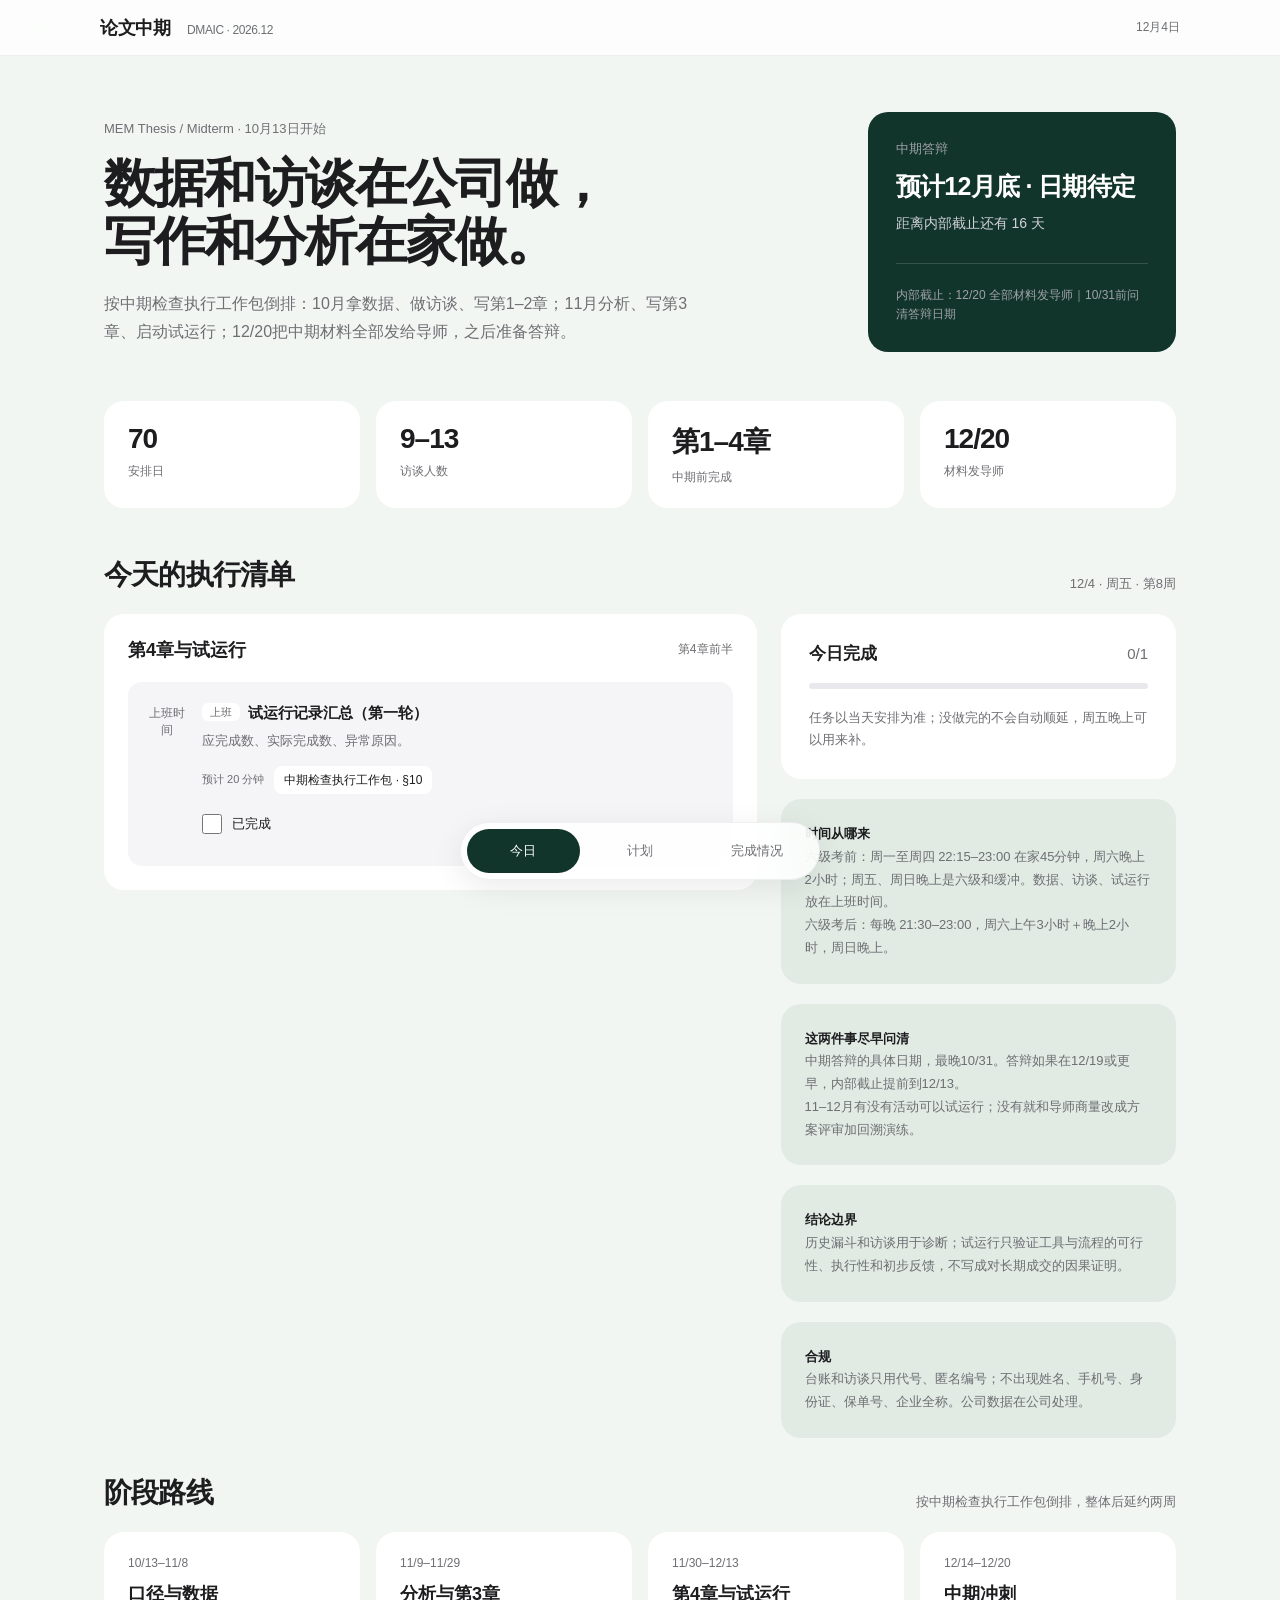
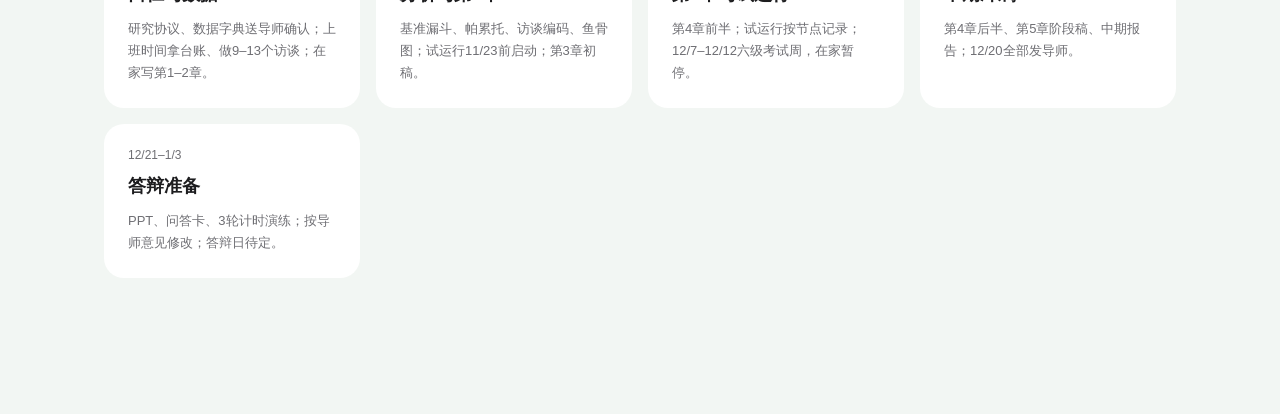
<file: index.html>
<!doctype html>
<html lang="zh-CN">
<head>
  <meta charset="UTF-8" />
  <meta name="viewport" content="width=device-width, initial-scale=1.0" />
  <meta name="theme-color" content="#f2f6f3" />
  <title>论文中期执行看板</title>
  <style>


    :root{--ink:#1d1d1f;--muted:#6e6e73;--paper:#f5f5f7;--card:#fff;--line:#e8e8ed;--blue:#0071e3;--radius:20px}
    *{box-sizing:border-box}html{scroll-behavior:smooth}body{margin:0;min-height:100vh;padding-bottom:100px;background:var(--paper);color:var(--ink);font-family:-apple-system,BlinkMacSystemFont,"SF Pro Text","Helvetica Neue","PingFang SC","Microsoft YaHei",sans-serif;-webkit-font-smoothing:antialiased}
    button,a,input{font:inherit}button{cursor:pointer}a{color:var(--link)} :focus-visible{outline:3px solid var(--blue);outline-offset:4px}
    .topbar{position:sticky;top:env(safe-area-inset-top,0px);z-index:30;height:56px;padding:0 max(24px,calc((100vw - 1080px)/2));display:flex;align-items:center;justify-content:space-between;background:var(--glass);backdrop-filter:saturate(180%) blur(20px);border-bottom:1px solid var(--hair)}
    .brand{font-size:18px;font-weight:600;letter-spacing:-.4px}.brand small{margin-left:12px;font-size:12px;color:var(--muted);font-weight:400}.date-chip{color:var(--muted);font-size:12px}
    main{max-width:1120px;margin:0 auto;padding:52px 24px 36px}.hero{display:grid;grid-template-columns:1.4fr .6fr;gap:44px;align-items:center;margin-bottom:44px}.hero-copy{padding:12px 0}.eyebrow{color:var(--muted);font-size:13px;font-weight:500}h1{margin:16px 0 20px;font-size:clamp(32px,4.5vw,52px);font-weight:600;line-height:1.12;letter-spacing:-1.8px}.hero-copy p{max-width:610px;margin:0;color:var(--muted);font-size:16px;line-height:1.7}
    .exam-card{display:flex;flex-direction:column;justify-content:space-between;min-height:240px;padding:28px;border-radius:var(--radius);background:var(--inv-bg);color:var(--inv-fg)}.exam-card .label{font-size:13px;color:#a1a1a6}.exam-card strong{display:block;margin:12px 0;font-size:25px;font-weight:600;letter-spacing:-.7px}.countdown{font-size:14px;color:#d2d2d7}.rule{height:1px;margin:22px 0;background:rgba(255,255,255,.15)}.exam-card .time{font-size:12px;color:#a1a1a6;line-height:1.6}
    .kpis{display:grid;grid-template-columns:repeat(4,minmax(0,1fr));gap:16px;margin-bottom:48px}.kpi{padding:22px 24px;border-radius:var(--radius);background:var(--card)}.kpi .num{display:block;font-size:28px;font-weight:600;letter-spacing:-1px}.kpi .label{display:block;margin-top:8px;color:var(--muted);font-size:12px}
    .page{display:none}.page.active{display:block}.section-head{display:flex;align-items:end;justify-content:space-between;gap:16px;margin:36px 0 20px}.section-head h2{margin:0;font-size:28px;font-weight:600;letter-spacing:-.8px}.section-head span{color:var(--muted);font-size:13px;line-height:1.5}
    .card{border-radius:var(--radius);background:var(--card)}.today-layout{display:grid;grid-template-columns:1.65fr 1fr;gap:24px;align-items:start}.today-card{padding:24px;min-width:0}.today-heading{display:flex;justify-content:space-between;align-items:center;gap:12px;margin-bottom:20px}.today-heading strong{font-size:18px;font-weight:600}.today-heading span{color:var(--muted);font-size:12px}
    .task-list{display:grid;gap:12px}.task{min-width:0;padding:20px;border-radius:14px;background:var(--soft)}.task.done{background:var(--done)}.task-top{display:flex;gap:16px;align-items:flex-start}.task-stage{flex:0 0 38px;padding-top:3px;color:var(--muted);font-size:12px;font-weight:500;text-align:center}.task-copy{flex:1;min-width:0}.task-title{font-size:15px;font-weight:600;line-height:1.5}.task-detail{margin-top:6px;color:var(--muted);font-size:13px;line-height:1.65;white-space:pre-line}.task-meta{display:flex;gap:10px;align-items:center;flex-wrap:wrap;margin:14px 0 0 54px}.badge{padding:4px 0;color:var(--muted);font-size:11px}.badge.path{max-width:100%;overflow:hidden;text-overflow:ellipsis;white-space:nowrap;font-size:11px}.badge.file{display:inline-block;max-width:100%;padding:5px 10px;border-radius:8px;background:var(--card);color:var(--ink);font-size:12px;line-height:1.5;overflow-wrap:anywhere}.badge.file.spark{background:var(--spark-bg);color:var(--spark-fg)}.task.done .badge.file{background:var(--card)}.side-stack .notice{line-height:1.75}.source-link{overflow-wrap:anywhere;color:var(--link);font-size:12px;text-decoration:none;line-height:1.6}.source-link:hover{text-decoration:underline}.task-actions{display:flex;margin:8px 0 0 54px}.complete-control{display:inline-flex;align-items:center;gap:10px;min-height:44px;font-size:13px;font-weight:500;cursor:pointer}.complete-control input{width:20px;height:20px;margin:0;accent-color:var(--blue);cursor:pointer}.task.done .complete-control{color:var(--link)}
    .side-stack{display:grid;gap:20px;min-width:0}.summary-card{padding:28px}.progress-head{display:flex;justify-content:space-between;align-items:baseline;margin-bottom:18px}.progress-head strong{font-size:17px;font-weight:600}.progress-head span{color:var(--muted);font-size:15px}.track{height:6px;overflow:hidden;border-radius:99px;background:var(--chip)}.fill{height:100%;border-radius:inherit;background:var(--blue);transition:width .25s}.small-copy{margin:18px 0 0;color:var(--muted);font-size:13px;line-height:1.7}.notice{padding:24px;border-radius:var(--radius);background:var(--notice);color:var(--muted);font-size:13px;line-height:1.8}.notice b{color:var(--ink);font-weight:600}
    .phase-grid{display:grid;grid-template-columns:repeat(4,minmax(0,1fr));gap:16px}.phase{padding:24px;border-radius:var(--radius);background:var(--card)}.phase .date{color:var(--muted);font-size:12px}.phase h3{margin:12px 0;font-size:18px;font-weight:600}.phase p{margin:0;color:var(--muted);font-size:13px;line-height:1.7}
    .filters{display:flex;gap:8px;overflow-x:auto;padding:4px 4px 8px}.filter{flex:0 0 auto;min-height:44px;padding:10px 20px;border:0;border-radius:999px;background:var(--chip);color:var(--ink);font-size:13px}.filter.active{background:var(--blue);color:#fff}.week-group{margin-top:28px}.week-title{display:flex;justify-content:space-between;gap:12px;padding:12px 4px;font-size:16px;font-weight:600}.week-title span{color:var(--muted);font-size:12px;font-weight:400}.day-card{margin-bottom:10px;overflow:hidden}.day-summary{display:grid;grid-template-columns:86px 1fr auto;gap:20px;align-items:center;padding:22px 24px;border:0;background:var(--card);text-align:left;width:100%;color:var(--ink)}.day-summary.open{background:var(--open)}.day-date{font-size:16px;font-weight:600}.day-date small{display:block;margin-top:5px;color:var(--muted);font-size:12px;font-weight:400}.day-main{font-size:14px;line-height:1.6}.day-main small{display:block;margin-top:4px;color:var(--muted);font-size:12px}.expand{color:var(--link);font-size:13px}.day-tasks{display:none;padding:0 24px 24px}.day-tasks.open{display:grid;gap:12px;padding-top:12px}
    .chart-card{padding:28px}.chart-heading{display:flex;align-items:center;justify-content:space-between;gap:12px;margin-bottom:28px}.chart-heading strong{font-size:17px;font-weight:600}.chart-heading span{font-size:12px;color:var(--muted)}.chart-layout{display:flex;gap:12px}.chart-axis{height:224px;flex:0 0 36px;position:relative;color:var(--muted);font-size:11px}.chart-axis span{position:absolute;right:0}.chart-axis span:nth-child(1){top:-6px}.chart-axis span:nth-child(2){top:94px}.chart-axis span:nth-child(3){top:194px}.chart-scroll{overflow-x:auto;flex:1;min-width:0;padding:6px 4px 12px;margin-top:-6px}.chart-columns{display:flex;width:max-content;min-width:100%;height:248px;gap:8px;background:linear-gradient(to bottom,var(--line) 1px,transparent 1px) 0 0/100% 100px repeat-y}.chart-day{flex:1 0 44px;max-width:64px;height:248px;padding:0 5px;border:0;background:transparent;display:flex;flex-direction:column;align-items:center;color:var(--muted);border-radius:8px}.bar-track{height:200px;width:22px;display:flex;align-items:flex-end;position:relative}.bar-fill{width:100%;height:var(--pct);min-height:3px;border-radius:5px 5px 0 0;background:var(--bar);transition:height .25s,background .15s}.chart-day:hover .bar-fill,.chart-day[aria-pressed="true"] .bar-fill{background:var(--blue)}.chart-day[aria-pressed="true"]{color:var(--link);background:var(--wash)}.bar-label{padding-top:12px;font-size:11px;white-space:nowrap}.bar-value{margin-top:4px;font-size:10px}.completion-detail{margin-top:24px;padding:28px}.detail-heading{display:flex;align-items:center;justify-content:space-between;gap:20px;margin-bottom:20px}.detail-heading h3{font-size:20px;font-weight:600;margin:0 0 6px}.detail-heading p{font-size:13px;color:var(--muted);margin:0}.completion-count{font-size:28px;font-weight:600;letter-spacing:-1px}.completion-count small{display:block;color:var(--muted);font-size:12px;font-weight:400;letter-spacing:0;margin-top:6px}.completion-tasks{display:grid;gap:0}.completion-task{display:flex;align-items:flex-start;gap:12px;padding:16px 0;border-top:1px solid var(--line);font-size:14px;line-height:1.6}.completion-mark{flex:0 0 20px;color:var(--muted)}.completion-task.finished .completion-mark{color:var(--link)}.completion-task small{display:block;color:var(--muted);font-size:12px;margin-top:4px}.completion-empty{padding:36px 24px;color:var(--muted);font-size:14px;text-align:center}
    .bottom-nav{position:fixed;z-index:20;bottom:20px;left:50%;transform:translateX(-50%);display:grid;grid-template-columns:repeat(3,1fr);gap:4px;width:360px;max-width:calc(100% - 32px);padding:6px;border:1px solid var(--hair);border-radius:999px;background:var(--glass2);backdrop-filter:saturate(180%) blur(20px);box-shadow:0 8px 32px rgba(0,0,0,.08)}.nav{min-height:44px;border:0;border-radius:999px;background:transparent;color:var(--muted);font-size:13px}.nav.active{background:var(--inv-bg);color:var(--inv-fg)}.toast{position:fixed;z-index:80;left:50%;bottom:92px;transform:translateX(-50%) translateY(10px);padding:12px 20px;border-radius:99px;background:var(--inv-bg);color:var(--inv-fg);font-size:13px;opacity:0;pointer-events:none;transition:.2s}.toast.show{opacity:1;transform:translateX(-50%) translateY(0)}
    @media(max-width:760px){.topbar{padding:0 20px}main{padding:30px 16px}.hero,.today-layout{grid-template-columns:1fr;gap:24px}.hero{margin-bottom:24px}.hero-copy{padding:4px}h1{letter-spacing:-1px}.exam-card{min-height:190px;padding:24px}.kpis,.phase-grid{grid-template-columns:repeat(2,minmax(0,1fr))}.kpis{gap:12px;margin-bottom:32px}.kpi{padding:20px}.section-head{align-items:start;flex-direction:column;gap:8px}.section-head h2{font-size:25px}.today-card{padding:20px 16px}.task{padding:16px}.task-top{gap:12px}.task-meta,.task-actions{margin-left:0}.task-stage{flex-basis:30px}.day-summary{grid-template-columns:54px 1fr auto;gap:12px;padding:20px 16px}.day-tasks{padding:0 16px 16px}.chart-card{padding:24px 16px}.chart-heading{align-items:start;flex-direction:column;gap:8px}.chart-layout{gap:6px}.chart-axis{flex-basis:32px}.completion-detail{padding:24px 20px}.phase{padding:20px}.bottom-nav{bottom:calc(12px + env(safe-area-inset-bottom))}.toast{bottom:calc(86px + env(safe-area-inset-bottom))}}
    @media(max-width:380px){.kpi .num{font-size:24px}.phase-grid{grid-template-columns:1fr}.today-heading{align-items:start;flex-direction:column}.day-summary{gap:8px}.detail-heading{align-items:start;flex-direction:column}}
    @media(prefers-reduced-motion:reduce){*,*::before,*::after{scroll-behavior:auto!important;transition:none!important}}
  
    a.badge.file{text-decoration:none;color:var(--link)}a.badge.file:hover{text-decoration:underline}
    .kind-tag{display:inline-block;margin-right:8px;padding:1px 8px;border-radius:6px;background:var(--card);color:var(--muted);font-size:11px;font-weight:500;vertical-align:2px}
    .task.done .kind-tag{background:rgba(255,255,255,.7)}
    .next-hint{margin:-4px 0 18px;color:var(--muted);font-size:13px;line-height:1.7}

    :root{--soft:#f5f5f7;--chip:#e8e8ed;--done:#e5f2ea;--notice:#e1ebe4;--open:#fafafc;--bar:#b2d9c4;--link:#116a49;--spark-bg:#e3f1e8;--spark-fg:#0f6142;--glass:rgba(255,255,255,.78);--glass2:rgba(255,255,255,.85);--hair:rgba(0,0,0,.06);--inv-bg:#11352a;--inv-fg:#fff;--paper:#f2f6f3;--blue:#167a55;--wash:rgba(22,122,85,.07)}
    @media (prefers-color-scheme: dark){:root:not([data-theme="light"]){--ink:#f5f5f7;--muted:#98989d;--paper:#000;--card:#1c1c1e;--line:#38383a;--blue:#33b981;--soft:#2c2c2e;--chip:#3a3a3c;--done:#11281e;--notice:#18241e;--open:#232325;--bar:#1d5a40;--link:#5fd3a0;--spark-bg:#11281e;--spark-fg:#74dcb0;--glass:rgba(28,28,30,.78);--glass2:rgba(28,28,30,.85);--hair:rgba(255,255,255,.08);--inv-bg:#163d30;--inv-fg:#fff;--wash:rgba(51,185,129,.12);color-scheme:dark}}
    :root[data-theme="dark"]{--ink:#f5f5f7;--muted:#98989d;--paper:#000;--card:#1c1c1e;--line:#38383a;--blue:#33b981;--soft:#2c2c2e;--chip:#3a3a3c;--done:#11281e;--notice:#18241e;--open:#232325;--bar:#1d5a40;--link:#5fd3a0;--spark-bg:#11281e;--spark-fg:#74dcb0;--glass:rgba(28,28,30,.78);--glass2:rgba(28,28,30,.85);--hair:rgba(255,255,255,.08);--inv-bg:#163d30;--inv-fg:#fff;--wash:rgba(51,185,129,.12);color-scheme:dark}
    .sync-note{max-width:1120px;margin:0 auto;padding-inline:24px;color:var(--muted);font-size:12px;line-height:1.6}
  </style>
</head>
<body>
  <header class="topbar"><div class="brand">论文中期 <small>DMAIC · 2026.12</small></div><span class="date-chip" id="todayChip"></span></header>
  <main>
    <section class="hero"><div class="hero-copy"><div class="eyebrow">MEM Thesis / Midterm · 10月13日开始</div><h1>数据和访谈在公司做，<br>写作和分析在家做。</h1><p>按中期检查执行工作包倒排：10月拿数据、做访谈、写第1–2章；11月分析、写第3章、启动试运行；12/20把中期材料全部发给导师，之后准备答辩。</p></div><aside class="exam-card"><div><div class="label">中期答辩</div><strong>预计12月底 · 日期待定</strong><div class="countdown" id="countdown">计算中</div></div><div><div class="rule"></div><div class="time">内部截止：12/20 全部材料发导师｜10/31前问清答辩日期</div></div></aside></section>
    <section class="kpis"><div class="kpi"><span class="num" id="kpiDays"></span><span class="label">安排日</span></div><div class="kpi"><span class="num">9–13</span><span class="label">访谈人数</span></div><div class="kpi"><span class="num">第1–4章</span><span class="label">中期前完成</span></div><div class="kpi"><span class="num">12/20</span><span class="label">材料发导师</span></div></section>
    <section class="page active" id="page-today"></section><section class="page" id="page-plan"></section><section class="page" id="page-completion"></section>
  </main>
  <nav class="bottom-nav" aria-label="页面导航"><button class="nav active" data-page="today">今日</button><button class="nav" data-page="plan">计划</button><button class="nav" data-page="completion">完成情况</button></nav><div class="toast" id="toast" role="status" aria-live="polite"></div>
  <script>

    const D = {"store":"thesis_midterm_plan_2026_v1","target":{"iso":"2026-12-20T23:00:00","name":"内部截止"},"phases":[{"id":"prep","label":"口径与数据","start":"10/13","end":"11/8","text":"研究协议、数据字典送导师确认；上班时间拿台账、做9–13个访谈；在家写第1–2章。"},{"id":"analysis","label":"分析与第3章","start":"11/9","end":"11/29","text":"基准漏斗、帕累托、访谈编码、鱼骨图；试运行11/23前启动；第3章初稿。"},{"id":"ch4","label":"第4章与试运行","start":"11/30","end":"12/13","text":"第4章前半；试运行按节点记录；12/7–12/12六级考试周，在家暂停。"},{"id":"sprint","label":"中期冲刺","start":"12/14","end":"12/20","text":"第4章后半、第5章阶段稿、中期报告；12/20全部发导师。"},{"id":"defense","label":"答辩准备","start":"12/21","end":"1/3","text":"PPT、问答卡、3轮计时演练；按导师意见修改；答辩日待定。"}],"days":[{"key":"2026-10-13","week":"第1周","weekName":"口径确认包发导师","phase":"prep","headline":"研究协议一页纸","tasks":[{"id":"t1","stage":"上班时间","title":"提交脱敏台账提取申请","detail":"向业务负责人申请连续6个月、不少于10场活动的台账；附上数据字典的字段清单，说明只要企业代号和匿名员工号。","planned":20,"files":[{"short":"中期检查执行工作包 · §3 数据字典","full":"output/中期准备包_2026/中期检查执行工作包.docx"}],"tag":"上班"},{"id":"t2","stage":"22:15 在家","title":"研究协议一页纸","detail":"对象、核心问题、流程边界、研究设计、中期目标五项，照工作包第2节写成一页。","planned":45,"files":[{"short":"中期检查执行工作包 · §2 研究协议","full":"output/中期准备包_2026/中期检查执行工作包.docx"},{"short":"开题报告详情表核心内容_已修订可提交.docx","full":"开题报告详情表核心内容_已修订可提交.docx"}],"tag":""}]},{"key":"2026-10-14","week":"第1周","weekName":"口径确认包发导师","phase":"prep","headline":"画流程图","tasks":[{"id":"t1","stage":"上班时间","title":"列访谈名单并发出邀约","detail":"项目负责人2–3人、代理人骨干3–4人、培训/合规/数据2–3人、企业HR 2–3人，共9–13人；每人约45分钟。","planned":20,"files":[{"short":"中期检查执行工作包 · §5 访谈方案","full":"output/中期准备包_2026/中期检查执行工作包.docx"}],"tag":"上班"},{"id":"t2","stage":"22:15 在家","title":"画流程图","detail":"企业筛选 → HR沟通 → 报名/到场 → 咨询预约 → 保单体检 → 方案出具 → 成交/持续跟进；每个节点写清唯一时间戳与归属规则。","planned":45,"files":[{"short":"中期检查执行工作包 · §2 流程边界","full":"output/中期准备包_2026/中期检查执行工作包.docx"}],"tag":""}]},{"key":"2026-10-15","week":"第1周","weekName":"口径确认包发导师","phase":"prep","headline":"数据字典定稿","tasks":[{"id":"t1","stage":"上班时间","title":"问清11–12月哪几场活动可以试运行","detail":"试运行要在11/23前启动；没有可用活动的话，尽早告诉导师。","planned":15,"files":[{"short":"中期检查执行工作包 · §10 试运行","full":"output/中期准备包_2026/中期检查执行工作包.docx"}],"tag":"上班"},{"id":"t2","stage":"22:15 在家","title":"数据字典定稿","detail":"9个变量逐一写定义口径、来源、时间字段、缺失处理。","planned":45,"files":[{"short":"中期检查执行工作包 · §3 数据字典","full":"output/中期准备包_2026/中期检查执行工作包.docx"}],"tag":""}]},{"key":"2026-10-16","week":"第1周","weekName":"口径确认包发导师","phase":"prep","headline":"跟进台账申请进度","tasks":[{"id":"t1","stage":"上班时间","title":"跟进台账申请进度","detail":"确认数据什么时候能拿到、以什么格式给。晚上是缓冲，不排在家任务。","planned":10,"files":[],"tag":"上班"}]},{"key":"2026-10-17","week":"第1周","weekName":"口径确认包发导师","phase":"prep","headline":"整理口径确认包并发给导师","tasks":[{"id":"t1","stage":"周六 21:30","title":"整理口径确认包并发给导师","detail":"研究协议、流程图、数据字典、访谈名单合成一份，附几句说明：想请导师确认口径与流程边界。今晚发出。","planned":120,"files":[{"short":"中期检查执行工作包 · §1–§3","full":"output/中期准备包_2026/中期检查执行工作包.docx"},{"short":"开题报告详情表核心内容_已修订可提交.docx","full":"开题报告详情表核心内容_已修订可提交.docx"}],"tag":""}]},{"key":"2026-10-19","week":"第2周","weekName":"拿数据、开始访谈、第1章","phase":"prep","headline":"第1章：研究背景","tasks":[{"id":"t1","stage":"上班时间","title":"访谈1：项目负责人","detail":"开场照工作包的伦理提示说明匿名与可拒答；当天把录音转成纪要。","planned":60,"files":[{"short":"中期检查执行工作包 · §5 访谈提纲与伦理提示","full":"output/中期准备包_2026/中期检查执行工作包.docx"}],"tag":"上班"},{"id":"t2","stage":"22:15 在家","title":"第1章：研究背景","detail":"以开题报告为底稿改写，套用学校论文模板。","planned":45,"files":[{"short":"开题报告详情表核心内容_已修订可提交.docx","full":"开题报告详情表核心内容_已修订可提交.docx"},{"short":"毕业论文 / 复旦MEM硕士毕业论文模板(2025)","full":"../毕业论文/3.00 复旦MEM硕士毕业论文模板(2025)(1).docx"}],"tag":""}]},{"key":"2026-10-20","week":"第2周","weekName":"拿数据、开始访谈、第1章","phase":"prep","headline":"第1章：研究问题与意义","tasks":[{"id":"t1","stage":"上班时间","title":"接收台账，先查范围完整性与重复记录","detail":"是否覆盖连续6个月、10场以上；按“活动编号＋企业代号＋匿名员工号”去重。","planned":30,"files":[{"short":"中期检查执行工作包 · §4 数据质量审计","full":"output/中期准备包_2026/中期检查执行工作包.docx"}],"tag":"上班"},{"id":"t2","stage":"22:15 在家","title":"第1章：研究问题与意义","detail":"问题对应四问：问题在哪、为何发生、如何改进、方案是否可行。","planned":45,"files":[{"short":"开题报告详情表核心内容_已修订可提交.docx","full":"开题报告详情表核心内容_已修订可提交.docx"}],"tag":""}]},{"key":"2026-10-21","week":"第2周","weekName":"拿数据、开始访谈、第1章","phase":"prep","headline":"整理访谈纪要1–2","tasks":[{"id":"t1","stage":"上班时间","title":"访谈2：项目负责人或渠道管理","detail":"重点：企业选择、目标冲突、资源与复盘机制。","planned":60,"files":[{"short":"中期检查执行工作包 · §5","full":"output/中期准备包_2026/中期检查执行工作包.docx"}],"tag":"上班"},{"id":"t2","stage":"22:15 在家","title":"整理访谈纪要1–2","detail":"按“角色＋编号”命名，存入 03_访谈纪要与编码。","planned":45,"files":[{"short":"中期检查执行工作包 · 附录A 命名规范","full":"output/中期准备包_2026/中期检查执行工作包.docx"}],"tag":""}]},{"key":"2026-10-22","week":"第2周","weekName":"拿数据、开始访谈、第1章","phase":"prep","headline":"第1章：研究方法与技术路线","tasks":[{"id":"t1","stage":"22:15 在家","title":"第1章：研究方法与技术路线","detail":"单案例研究：历史过程数据＋半结构化访谈＋小范围试运行。","planned":45,"files":[{"short":"开题报告详情表核心内容_已修订可提交.docx","full":"开题报告详情表核心内容_已修订可提交.docx"}],"tag":""}]},{"key":"2026-10-23","week":"第2周","weekName":"拿数据、开始访谈、第1章","phase":"prep","headline":"数据质量审计：漏斗逻辑、时间顺序、缺失比例","tasks":[{"id":"t1","stage":"上班时间","title":"数据质量审计：漏斗逻辑、时间顺序、缺失比例","detail":"后续节点人数不得无解释地大于前序节点；报名≤到场≤预约≤体检≤方案≤成交。异常样本回查，不擅自改写。","planned":45,"files":[{"short":"中期检查执行工作包 · §4","full":"output/中期准备包_2026/中期检查执行工作包.docx"}],"tag":"上班"}]},{"key":"2026-10-24","week":"第2周","weekName":"拿数据、开始访谈、第1章","phase":"prep","headline":"第1章初稿合成＋清洗日志 V01","tasks":[{"id":"t1","stage":"周六 21:30","title":"第1章初稿合成＋清洗日志 V01","detail":"把本周三段合成第1章；清洗日志记录日期、修改人、原因与影响。","planned":120,"files":[{"short":"毕业论文 / 复旦MEM硕士毕业论文模板(2025)","full":"../毕业论文/3.00 复旦MEM硕士毕业论文模板(2025)(1).docx"},{"short":"中期检查执行工作包 · 附录A","full":"output/中期准备包_2026/中期检查执行工作包.docx"}],"tag":""}]},{"key":"2026-10-26","week":"第3周","weekName":"访谈、第2章","phase":"prep","headline":"第2章：DMAIC 理论","tasks":[{"id":"t1","stage":"上班时间","title":"访谈3：代理人骨干","detail":"重点：现场服务、客户分层、资料收集、跟进障碍。","planned":60,"files":[{"short":"中期检查执行工作包 · §5","full":"output/中期准备包_2026/中期检查执行工作包.docx"}],"tag":"上班"},{"id":"t2","stage":"22:15 在家","title":"第2章：DMAIC 理论","detail":"定义、五阶段、在服务流程中的应用。","planned":45,"files":[{"short":"参考文献 文件夹","full":"参考文献/"}],"tag":""}]},{"key":"2026-10-27","week":"第3周","weekName":"访谈、第2章","phase":"prep","headline":"第2章：服务质量与项目质量理论","tasks":[{"id":"t1","stage":"22:15 在家","title":"第2章：服务质量与项目质量理论","detail":"只写与本研究CTQ相关的部分。","planned":45,"files":[{"short":"参考文献 文件夹","full":"参考文献/"}],"tag":""}]},{"key":"2026-10-28","week":"第3周","weekName":"访谈、第2章","phase":"prep","headline":"整理访谈纪要3–4","tasks":[{"id":"t1","stage":"上班时间","title":"访谈4：代理人骨干","detail":"同上提纲；注意“只听不约、约而不来”的原因。","planned":60,"files":[{"short":"中期检查执行工作包 · §5","full":"output/中期准备包_2026/中期检查执行工作包.docx"}],"tag":"上班"},{"id":"t2","stage":"22:15 在家","title":"整理访谈纪要3–4","detail":"当天转写，标出可以引用的原话。","planned":45,"files":[],"tag":""}]},{"key":"2026-10-29","week":"第3周","weekName":"访谈、第2章","phase":"prep","headline":"第2章：职域服务相关文献综述","tasks":[{"id":"t1","stage":"22:15 在家","title":"第2章：职域服务相关文献综述","detail":"国内外研究现状＋述评，指出本研究的切入点。","planned":45,"files":[{"short":"参考文献 文件夹","full":"参考文献/"}],"tag":""}]},{"key":"2026-10-30","week":"第3周","weekName":"访谈、第2章","phase":"prep","headline":"访谈5：培训/合规/数据人员；问清中期答辩日期","tasks":[{"id":"t1","stage":"上班时间","title":"访谈5：培训/合规/数据人员；问清中期答辩日期","detail":"访谈重点：标准、系统字段、授权、宣传及适当性边界。中期日期最晚10/31前问到。","planned":60,"files":[{"short":"中期检查执行工作包 · §5","full":"output/中期准备包_2026/中期检查执行工作包.docx"}],"tag":"上班"}]},{"key":"2026-10-31","week":"第3周","weekName":"访谈、第2章","phase":"prep","headline":"第2章初稿＋脱敏合规检查","tasks":[{"id":"t1","stage":"周六 21:30","title":"第2章初稿＋脱敏合规检查","detail":"第2章合成；检查台账里没有姓名、手机号、身份证、保单号、企业全称。","planned":120,"files":[{"short":"中期检查执行工作包 · §4 脱敏合规","full":"output/中期准备包_2026/中期检查执行工作包.docx"}],"tag":""}]},{"key":"2026-11-02","week":"第4周","weekName":"访谈收尾、第1–2章V1","phase":"prep","headline":"整理访谈纪要5–7","tasks":[{"id":"t1","stage":"上班时间","title":"访谈6–7：代理人骨干、企业HR","detail":"HR重点：企业准入、动员难点、员工体验与隐私顾虑。","planned":90,"files":[{"short":"中期检查执行工作包 · §5","full":"output/中期准备包_2026/中期检查执行工作包.docx"}],"tag":"上班"},{"id":"t2","stage":"22:15 在家","title":"整理访谈纪要5–7","detail":"当天转写。","planned":45,"files":[],"tag":""}]},{"key":"2026-11-03","week":"第4周","weekName":"访谈收尾、第1–2章V1","phase":"prep","headline":"第1–2章通读修改","tasks":[{"id":"t1","stage":"22:15 在家","title":"第1–2章通读修改","detail":"统一术语、引用格式和图表编号。","planned":45,"files":[{"short":"毕业论文 / 复旦MEM硕士毕业论文模板(2025)","full":"../毕业论文/3.00 复旦MEM硕士毕业论文模板(2025)(1).docx"}],"tag":""}]},{"key":"2026-11-04","week":"第4周","weekName":"访谈收尾、第1–2章V1","phase":"prep","headline":"数据清洗：去重、时间顺序异常回查","tasks":[{"id":"t1","stage":"上班时间","title":"访谈8–9：企业HR、合规或数据人员","detail":"补齐四类角色；如已满9人可只做一场。","planned":60,"files":[{"short":"中期检查执行工作包 · §5","full":"output/中期准备包_2026/中期检查执行工作包.docx"}],"tag":"上班"},{"id":"t2","stage":"22:15 在家","title":"数据清洗：去重、时间顺序异常回查","detail":"只回查、标记，不改原始值。","planned":45,"files":[{"short":"中期检查执行工作包 · §4","full":"output/中期准备包_2026/中期检查执行工作包.docx"}],"tag":""}]},{"key":"2026-11-05","week":"第4周","weekName":"访谈收尾、第1–2章V1","phase":"prep","headline":"填完数据质量审计表","tasks":[{"id":"t1","stage":"22:15 在家","title":"填完数据质量审计表","detail":"六项检查逐条写记录结果与处理决定。","planned":45,"files":[{"short":"中期检查执行工作包 · §4 审计表","full":"output/中期准备包_2026/中期检查执行工作包.docx"}],"tag":""}]},{"key":"2026-11-06","week":"第4周","weekName":"访谈收尾、第1–2章V1","phase":"prep","headline":"补提缺失字段","tasks":[{"id":"t1","stage":"上班时间","title":"补提缺失字段","detail":"缺时间戳的只用于数量统计，记在清洗日志里。","planned":20,"files":[{"short":"中期检查执行工作包 · §3 缺失处理","full":"output/中期准备包_2026/中期检查执行工作包.docx"}],"tag":"上班"}]},{"key":"2026-11-07","week":"第4周","weekName":"访谈收尾、第1–2章V1","phase":"prep","headline":"第1–2章 V1＋访谈纪要全部归档","tasks":[{"id":"t1","stage":"周六 21:30","title":"第1–2章 V1＋访谈纪要全部归档","detail":"（今天上午六级模考。）第1–2章定稿V1；访谈纪要全部放进 03_访谈纪要与编码；可以把第1–2章发导师。","planned":120,"files":[{"short":"中期检查执行工作包 · 附录A 证据目录","full":"output/中期准备包_2026/中期检查执行工作包.docx"}],"tag":""}]},{"key":"2026-11-09","week":"第5周","weekName":"基准漏斗与帕累托","phase":"analysis","headline":"基准漏斗：计算各节点数量与转化率","tasks":[{"id":"t1","stage":"22:15 在家","title":"基准漏斗：计算各节点数量与转化率","detail":"各节点人数、环节转化率、总转化率。","planned":45,"files":[{"short":"中期检查执行工作包 · §6 基准分析","full":"output/中期准备包_2026/中期检查执行工作包.docx"}],"tag":""}]},{"key":"2026-11-10","week":"第5周","weekName":"基准漏斗与帕累托","phase":"analysis","headline":"画漏斗图＋指标表","tasks":[{"id":"t1","stage":"22:15 在家","title":"画漏斗图＋指标表","detail":"脚注写清数据期间与样本量。","planned":45,"files":[{"short":"中期检查执行工作包 · §6","full":"output/中期准备包_2026/中期检查执行工作包.docx"}],"tag":""}]},{"key":"2026-11-11","week":"第5周","weekName":"基准漏斗与帕累托","phase":"analysis","headline":"帕累托：相邻环节流失量排序","tasks":[{"id":"t1","stage":"上班时间","title":"起草试运行方案","detail":"优先试运行“24小时、3天、7天跟进＋CRM留痕”；写清目标、范围、基准期间、样本量。","planned":30,"files":[{"short":"中期检查执行工作包 · §10 试运行","full":"output/中期准备包_2026/中期检查执行工作包.docx"}],"tag":"上班"},{"id":"t2","stage":"22:15 在家","title":"帕累托：相邻环节流失量排序","detail":"原始流失量、累计占比、优先改进阈值。","planned":45,"files":[{"short":"中期检查执行工作包 · §6","full":"output/中期准备包_2026/中期检查执行工作包.docx"}],"tag":""}]},{"key":"2026-11-12","week":"第5周","weekName":"基准漏斗与帕累托","phase":"analysis","headline":"画帕累托图＋脚注","tasks":[{"id":"t1","stage":"22:15 在家","title":"画帕累托图＋脚注","detail":"柱状图加累计线；脚注写数据期间与样本量。","planned":45,"files":[{"short":"中期检查执行工作包 · §6","full":"output/中期准备包_2026/中期检查执行工作包.docx"}],"tag":""}]},{"key":"2026-11-13","week":"第5周","weekName":"基准漏斗与帕累托","phase":"analysis","headline":"试运行方案请业务负责人过目","tasks":[{"id":"t1","stage":"上班时间","title":"试运行方案请业务负责人过目","detail":"确认适用活动、参与代理人、执行检查方式。","planned":20,"files":[{"short":"中期检查执行工作包 · §10","full":"output/中期准备包_2026/中期检查执行工作包.docx"}],"tag":"上班"}]},{"key":"2026-11-14","week":"第5周","weekName":"基准漏斗与帕累托","phase":"analysis","headline":"分层比较表","tasks":[{"id":"t1","stage":"周六 21:30","title":"分层比较表","detail":"按企业类型、活动主题、时段或执行团队做描述性比较；样本小只作描述。","planned":120,"files":[{"short":"中期检查执行工作包 · §6 分层比较","full":"output/中期准备包_2026/中期检查执行工作包.docx"}],"tag":""}]},{"key":"2026-11-16","week":"第6周","weekName":"访谈编码、鱼骨图","phase":"analysis","headline":"访谈编码（一）","tasks":[{"id":"t1","stage":"22:15 在家","title":"访谈编码（一）","detail":"按五个主题编码：企业匹配与HR协同、活动参与与咨询意愿、服务标准与资料、跟进与资源分配、合规与数据。","planned":45,"files":[{"short":"中期检查执行工作包 · §5 编码框架","full":"output/中期准备包_2026/中期检查执行工作包.docx"}],"tag":""}]},{"key":"2026-11-17","week":"第6周","weekName":"访谈编码、鱼骨图","phase":"analysis","headline":"访谈编码（二）＋编码表","tasks":[{"id":"t1","stage":"22:15 在家","title":"访谈编码（二）＋编码表","detail":"每个编码对应流程证据。","planned":45,"files":[{"short":"中期检查执行工作包 · §5","full":"output/中期准备包_2026/中期检查执行工作包.docx"}],"tag":""}]},{"key":"2026-11-18","week":"第6周","weekName":"访谈编码、鱼骨图","phase":"analysis","headline":"画鱼骨图","tasks":[{"id":"t1","stage":"上班时间","title":"试运行方案送合规审核","detail":"重点：授权、宣传审核与适当性边界。","planned":20,"files":[{"short":"中期检查执行工作包 · §10","full":"output/中期准备包_2026/中期检查执行工作包.docx"}],"tag":"上班"},{"id":"t2","stage":"22:15 在家","title":"画鱼骨图","detail":"只针对关键损耗节点，原因与访谈编号对应。","planned":45,"files":[{"short":"中期检查执行工作包 · §6 原因确认","full":"output/中期准备包_2026/中期检查执行工作包.docx"}],"tag":""}]},{"key":"2026-11-19","week":"第6周","weekName":"访谈编码、鱼骨图","phase":"analysis","headline":"填优先问题表（问题1–3）","tasks":[{"id":"t1","stage":"22:15 在家","title":"填优先问题表（问题1–3）","detail":"每个问题写：数据证据、根因证据（访谈编号＋材料）、DMAIC动作、验证指标。","planned":45,"files":[{"short":"中期检查执行工作包 · §6 优先问题表","full":"output/中期准备包_2026/中期检查执行工作包.docx"}],"tag":""}]},{"key":"2026-11-20","week":"第6周","weekName":"访谈编码、鱼骨图","phase":"analysis","headline":"锁定试运行口径","tasks":[{"id":"t1","stage":"上班时间","title":"锁定试运行口径","detail":"活动编号、执行人、基准期间、样本口径、纳入排除规则在开始前锁定，之后不改。","planned":30,"files":[{"short":"中期检查执行工作包 · §10","full":"output/中期准备包_2026/中期检查执行工作包.docx"}],"tag":"上班"}]},{"key":"2026-11-21","week":"第6周","weekName":"访谈编码、鱼骨图","phase":"analysis","headline":"第3章：案例概况与流程","tasks":[{"id":"t1","stage":"周六 21:30","title":"第3章：案例概况与流程","detail":"（今天上午六级模考。）A公司上海分公司项目概况、流程图、样本范围。","planned":120,"files":[{"short":"中期检查执行工作包 · §14 写作映射","full":"output/中期准备包_2026/中期检查执行工作包.docx"}],"tag":""}]},{"key":"2026-11-23","week":"第7周","weekName":"启动试运行、第3章","phase":"analysis","headline":"第3章：数据与基准漏斗","tasks":[{"id":"t1","stage":"上班时间","title":"启动试运行","detail":"给执行代理人讲清跟进SOP和记录表；开始记录24小时、3天、7天节点的应完成数与实际完成数。","planned":45,"files":[{"short":"中期检查执行工作包 · §8.2 跟进SOP","full":"output/中期准备包_2026/中期检查执行工作包.docx"},{"short":"中期检查执行工作包 · §10","full":"output/中期准备包_2026/中期检查执行工作包.docx"}],"tag":"上班"},{"id":"t2","stage":"22:15 在家","title":"第3章：数据与基准漏斗","detail":"把漏斗图、指标表写进正文。","planned":45,"files":[],"tag":""}]},{"key":"2026-11-24","week":"第7周","weekName":"启动试运行、第3章","phase":"analysis","headline":"第3章：问题识别","tasks":[{"id":"t1","stage":"22:15 在家","title":"第3章：问题识别","detail":"帕累托＋分层比较，引出三个优先问题。","planned":45,"files":[],"tag":""}]},{"key":"2026-11-25","week":"第7周","weekName":"启动试运行、第3章","phase":"analysis","headline":"第3章：原因分析","tasks":[{"id":"t1","stage":"上班时间","title":"试运行：24小时节点检查","detail":"记录完成数和异常原因。","planned":15,"files":[{"short":"中期检查执行工作包 · §10","full":"output/中期准备包_2026/中期检查执行工作包.docx"}],"tag":"上班"},{"id":"t2","stage":"22:15 在家","title":"第3章：原因分析","detail":"访谈编码＋鱼骨图交叉验证。","planned":45,"files":[],"tag":""}]},{"key":"2026-11-26","week":"第7周","weekName":"启动试运行、第3章","phase":"analysis","headline":"第3章通读","tasks":[{"id":"t1","stage":"22:15 在家","title":"第3章通读","detail":"检查每个判断都对应台账、访谈或试运行证据。","planned":45,"files":[],"tag":""}]},{"key":"2026-11-27","week":"第7周","weekName":"启动试运行、第3章","phase":"analysis","headline":"试运行：3天节点检查","tasks":[{"id":"t1","stage":"上班时间","title":"试运行：3天节点检查","detail":"记录完成数和异常原因。","planned":15,"files":[{"short":"中期检查执行工作包 · §10","full":"output/中期准备包_2026/中期检查执行工作包.docx"}],"tag":"上班"}]},{"key":"2026-11-28","week":"第7周","weekName":"启动试运行、第3章","phase":"analysis","headline":"第3章初稿完成","tasks":[{"id":"t1","stage":"周六 21:30","title":"第3章初稿完成","detail":"可以发导师看一眼方向。","planned":120,"files":[],"tag":""}]},{"key":"2026-11-30","week":"第8周","weekName":"第4章前半","phase":"ch4","headline":"第4章 Define：SIPOC、流程边界、CTQ","tasks":[{"id":"t1","stage":"上班时间","title":"试运行：7天节点检查","detail":"记录完成数、状态留痕和拒绝/延期原因码。","planned":15,"files":[{"short":"中期检查执行工作包 · §10","full":"output/中期准备包_2026/中期检查执行工作包.docx"}],"tag":"上班"},{"id":"t2","stage":"22:15 在家","title":"第4章 Define：SIPOC、流程边界、CTQ","detail":"CTQ里放进客户体验、需求识别完整度、响应及时性、授权留痕。","planned":45,"files":[{"short":"中期检查执行工作包 · §7 DMAIC闭环","full":"output/中期准备包_2026/中期检查执行工作包.docx"}],"tag":""}]},{"key":"2026-12-01","week":"第8周","weekName":"第4章前半","phase":"ch4","headline":"第4章 Measure：数据字典、样本、基准","tasks":[{"id":"t1","stage":"22:15 在家","title":"第4章 Measure：数据字典、样本、基准","detail":"引用第3章的基准，不重复画图。","planned":45,"files":[{"short":"中期检查执行工作包 · §7","full":"output/中期准备包_2026/中期检查执行工作包.docx"}],"tag":""}]},{"key":"2026-12-02","week":"第8周","weekName":"第4章前半","phase":"ch4","headline":"第4章 Analyze：关键损耗排序与根因交叉验证","tasks":[{"id":"t1","stage":"22:15 在家","title":"第4章 Analyze：关键损耗排序与根因交叉验证","detail":"帕累托＋鱼骨图＋访谈编码。","planned":45,"files":[{"short":"中期检查执行工作包 · §7","full":"output/中期准备包_2026/中期检查执行工作包.docx"}],"tag":""}]},{"key":"2026-12-03","week":"第8周","weekName":"第4章前半","phase":"ch4","headline":"第4章前半通读","tasks":[{"id":"t1","stage":"22:15 在家","title":"第4章前半通读","detail":"Define–Analyze 三节衔接。","planned":45,"files":[],"tag":""}]},{"key":"2026-12-04","week":"第8周","weekName":"第4章前半","phase":"ch4","headline":"试运行记录汇总（第一轮）","tasks":[{"id":"t1","stage":"上班时间","title":"试运行记录汇总（第一轮）","detail":"应完成数、实际完成数、异常原因。","planned":20,"files":[{"short":"中期检查执行工作包 · §10","full":"output/中期准备包_2026/中期检查执行工作包.docx"}],"tag":"上班"}]},{"key":"2026-12-05","week":"第8周","weekName":"第4章前半","phase":"ch4","headline":"改进工具：企业筛选评分表","tasks":[{"id":"t1","stage":"周六 21:30","title":"改进工具：企业筛选评分表","detail":"（今天下午15:00六级最后自测，晚上轻一点。）五个维度的观察点、评分与证据来源。","planned":90,"files":[{"short":"中期检查执行工作包 · §8.1","full":"output/中期准备包_2026/中期检查执行工作包.docx"}],"tag":""}]},{"key":"2026-12-07","week":"第9周","weekName":"六级考试周（在家暂停）","phase":"ch4","headline":"试运行：继续按节点记录","tasks":[{"id":"t1","stage":"上班时间","title":"试运行：继续按节点记录","detail":"六级考试周，在家部分暂停。","planned":15,"files":[{"short":"中期检查执行工作包 · §10","full":"output/中期准备包_2026/中期检查执行工作包.docx"}],"tag":"上班"}]},{"key":"2026-12-09","week":"第9周","weekName":"六级考试周（在家暂停）","phase":"ch4","headline":"试运行：继续按节点记录","tasks":[{"id":"t1","stage":"上班时间","title":"试运行：继续按节点记录","detail":"","planned":15,"files":[{"short":"中期检查执行工作包 · §10","full":"output/中期准备包_2026/中期检查执行工作包.docx"}],"tag":"上班"}]},{"key":"2026-12-11","week":"第9周","weekName":"六级考试周（在家暂停）","phase":"ch4","headline":"试运行：继续按节点记录","tasks":[{"id":"t1","stage":"上班时间","title":"试运行：继续按节点记录","detail":"","planned":15,"files":[{"short":"中期检查执行工作包 · §10","full":"output/中期准备包_2026/中期检查执行工作包.docx"}],"tag":"上班"}]},{"key":"2026-12-13","week":"第9周","weekName":"六级考试周（在家暂停）","phase":"ch4","headline":"恢复：通读第1–4章前半，列12/20前的清单","tasks":[{"id":"t1","stage":"21:30 在家","title":"恢复：通读第1–4章前半，列12/20前的清单","detail":"六级已考完，从今晚起论文是主线。列出这一周每天要交的东西。","planned":85,"files":[],"tag":""}]},{"key":"2026-12-14","week":"第10周","weekName":"中期冲刺：12/20发导师","phase":"sprint","headline":"第4章 Improve：活动后跟进SOP、保单体检资料清单","tasks":[{"id":"t1","stage":"21:30 在家","title":"第4章 Improve：活动后跟进SOP、保单体检资料清单","detail":"企业评分表已有，补齐另外两个工具，写清版本号。","planned":85,"files":[{"short":"中期检查执行工作包 · §8.2–§8.3","full":"output/中期准备包_2026/中期检查执行工作包.docx"}],"tag":""}]},{"key":"2026-12-15","week":"第10周","weekName":"中期冲刺：12/20发导师","phase":"sprint","headline":"第4章 Control：RACI 与控制看板","tasks":[{"id":"t1","stage":"21:30 在家","title":"第4章 Control：RACI 与控制看板","detail":"写明是拟议控制机制，实际岗位以公司制度为准。","planned":85,"files":[{"short":"中期检查执行工作包 · §9","full":"output/中期准备包_2026/中期检查执行工作包.docx"}],"tag":""}]},{"key":"2026-12-16","week":"第10周","weekName":"中期冲刺：12/20发导师","phase":"sprint","headline":"第5章阶段稿：试运行设计","tasks":[{"id":"t1","stage":"上班时间","title":"整理试运行数据，请业务方确认","detail":"执行率、响应时长、反馈和局限。","planned":30,"files":[{"short":"中期检查执行工作包 · §10","full":"output/中期准备包_2026/中期检查执行工作包.docx"}],"tag":"上班"},{"id":"t2","stage":"21:30 在家","title":"第5章阶段稿：试运行设计","detail":"目标、适用范围、基准期间与试运行期间、执行检查。","planned":85,"files":[{"short":"中期检查执行工作包 · §10","full":"output/中期准备包_2026/中期检查执行工作包.docx"}],"tag":""}]},{"key":"2026-12-17","week":"第10周","weekName":"中期冲刺：12/20发导师","phase":"sprint","headline":"第5章：初步结果与局限","tasks":[{"id":"t1","stage":"21:30 在家","title":"第5章：初步结果与局限","detail":"前后完成率、响应时长、反馈；不写成因果结论。局限：样本小、季节性、企业差异、观察期短。","planned":85,"files":[{"short":"中期检查执行工作包 · §10 结论边界","full":"output/中期准备包_2026/中期检查执行工作包.docx"}],"tag":""}]},{"key":"2026-12-18","week":"第10周","weekName":"中期冲刺：12/20发导师","phase":"sprint","headline":"证据附件目录整理","tasks":[{"id":"t1","stage":"21:30 在家（轻）","title":"证据附件目录整理","detail":"按 01_原始脱敏数据 到 07_中期报告与PPT 归档。","planned":45,"files":[{"short":"中期检查执行工作包 · 附录A 证据目录","full":"output/中期准备包_2026/中期检查执行工作包.docx"}],"tag":""}]},{"key":"2026-12-19","week":"第10周","weekName":"中期冲刺：12/20发导师","phase":"sprint","headline":"中期报告","tasks":[{"id":"t1","stage":"周六 9:00","title":"中期报告","detail":"研究进度、数据来源、分析方法、阶段成果、后续计划。","planned":180,"files":[{"short":"中期检查执行工作包 · §12 交付清单","full":"output/中期准备包_2026/中期检查执行工作包.docx"}],"tag":""},{"id":"t2","stage":"周六 21:30","title":"第1–5章统一格式与图表编号","detail":"套学校模板，检查参考文献格式。","planned":120,"files":[{"short":"毕业论文 / 复旦MEM硕士毕业论文模板(2025)","full":"../毕业论文/3.00 复旦MEM硕士毕业论文模板(2025)(1).docx"}],"tag":""}]},{"key":"2026-12-20","week":"第10周","weekName":"中期冲刺：12/20发导师","phase":"sprint","headline":"把中期材料全部发给导师","tasks":[{"id":"t1","stage":"21:30 在家","title":"把中期材料全部发给导师","detail":"中期报告、第1–4章、第5章阶段稿、证据附件。这是内部截止日。","planned":85,"files":[{"short":"中期检查执行工作包 · §12 交付清单","full":"output/中期准备包_2026/中期检查执行工作包.docx"}],"tag":""}]},{"key":"2026-12-21","week":"第11周","weekName":"PPT与演练","phase":"defense","headline":"PPT：背景、路线、进度、数据","tasks":[{"id":"t1","stage":"21:30 在家","title":"PPT：背景、路线、进度、数据","detail":"以现有8分钟版为底稿更新。","planned":85,"files":[{"short":"中期检查答辩准备_8分钟版_修订.pptx","full":"output/中期准备包_2026/中期检查答辩准备_8分钟版_修订.pptx"}],"tag":""}]},{"key":"2026-12-22","week":"第11周","weekName":"PPT与演练","phase":"defense","headline":"PPT：分析、方案、验证、计划","tasks":[{"id":"t1","stage":"21:30 在家","title":"PPT：分析、方案、验证、计划","detail":"8分钟内讲完，每页一个结论。","planned":85,"files":[{"short":"中期检查答辩准备_8分钟版_修订.pptx","full":"output/中期准备包_2026/中期检查答辩准备_8分钟版_修订.pptx"}],"tag":""}]},{"key":"2026-12-23","week":"第11周","weekName":"PPT与演练","phase":"defense","headline":"口述讲稿一遍","tasks":[{"id":"t1","stage":"早上去程开车","title":"口述讲稿一遍","detail":"不看稿，卡住的地方晚上改。","planned":10,"files":[],"tag":""},{"id":"t2","stage":"21:30 在家","title":"问答卡","detail":"四类高概率问题：数据真实性与样本、DMAIC为何适用、如何避免变成营销方案、为何中期还没有长期效果。","planned":85,"files":[{"short":"中期检查执行工作包 · §13 问答卡","full":"output/中期准备包_2026/中期检查执行工作包.docx"}],"tag":""}]},{"key":"2026-12-24","week":"第11周","weekName":"PPT与演练","phase":"defense","headline":"口述讲稿一遍","tasks":[{"id":"t1","stage":"早上去程开车","title":"口述讲稿一遍","detail":"","planned":10,"files":[],"tag":""},{"id":"t2","stage":"21:30 在家","title":"第1轮计时演练","detail":"讲述控制在7分20秒–7分40秒；录音回听。","planned":85,"files":[{"short":"中期检查答辩准备_8分钟版_修订.pptx","full":"output/中期准备包_2026/中期检查答辩准备_8分钟版_修订.pptx"}],"tag":""}]},{"key":"2026-12-25","week":"第11周","weekName":"PPT与演练","phase":"defense","headline":"根据第1轮演练改PPT","tasks":[{"id":"t1","stage":"21:30 在家（轻）","title":"根据第1轮演练改PPT","detail":"","planned":45,"files":[{"short":"中期检查答辩准备_8分钟版_修订.pptx","full":"output/中期准备包_2026/中期检查答辩准备_8分钟版_修订.pptx"}],"tag":""}]},{"key":"2026-12-26","week":"第11周","weekName":"PPT与演练","phase":"defense","headline":"按导师意见修改正文和报告","tasks":[{"id":"t1","stage":"周六 9:00","title":"按导师意见修改正文和报告","detail":"导师意见还没回的话，先自查第4章和第5章。","planned":180,"files":[],"tag":""},{"id":"t2","stage":"周六 21:30","title":"第2轮计时演练＋改问答卡","detail":"","planned":120,"files":[{"short":"中期检查答辩准备_8分钟版_修订.pptx","full":"output/中期准备包_2026/中期检查答辩准备_8分钟版_修订.pptx"},{"short":"中期检查执行工作包 · §13","full":"output/中期准备包_2026/中期检查执行工作包.docx"}],"tag":""}]},{"key":"2026-12-27","week":"第11周","weekName":"PPT与演练","phase":"defense","headline":"口述讲稿一遍","tasks":[{"id":"t1","stage":"去程开车","title":"口述讲稿一遍","detail":"","planned":15,"files":[],"tag":""},{"id":"t2","stage":"21:30 在家","title":"第3轮计时演练","detail":"找家人当听众，或录音回听。","planned":85,"files":[{"short":"中期检查答辩准备_8分钟版_修订.pptx","full":"output/中期准备包_2026/中期检查答辩准备_8分钟版_修订.pptx"}],"tag":""}]},{"key":"2026-12-28","week":"第12周","weekName":"答辩周（日期待定）","phase":"defense","headline":"按学院要求准备提交材料","tasks":[{"id":"t1","stage":"21:30 在家","title":"按学院要求准备提交材料","detail":"打印、签字、上传，以学院通知为准。","planned":60,"files":[],"tag":""}]},{"key":"2026-12-29","week":"第12周","weekName":"答辩周（日期待定）","phase":"defense","headline":"答辩倒计时：口述讲稿＋问答卡抽3题","tasks":[{"id":"t1","stage":"21:30 在家","title":"答辩倒计时：口述讲稿＋问答卡抽3题","detail":"","planned":30,"files":[{"short":"中期检查答辩准备_8分钟版_修订.pptx","full":"output/中期准备包_2026/中期检查答辩准备_8分钟版_修订.pptx"}],"tag":""}]},{"key":"2026-12-30","week":"第12周","weekName":"答辩周（日期待定）","phase":"defense","headline":"答辩倒计时：口述讲稿＋问答卡抽3题","tasks":[{"id":"t1","stage":"21:30 在家","title":"答辩倒计时：口述讲稿＋问答卡抽3题","detail":"答辩前一天只做这一项，早睡。","planned":30,"files":[{"short":"中期检查答辩准备_8分钟版_修订.pptx","full":"output/中期准备包_2026/中期检查答辩准备_8分钟版_修订.pptx"}],"tag":""}]},{"key":"2026-12-31","week":"第12周","weekName":"答辩周（日期待定）","phase":"defense","headline":"答辩倒计时：口述讲稿＋问答卡抽3题","tasks":[{"id":"t1","stage":"21:30 在家","title":"答辩倒计时：口述讲稿＋问答卡抽3题","detail":"","planned":30,"files":[{"short":"中期检查答辩准备_8分钟版_修订.pptx","full":"output/中期准备包_2026/中期检查答辩准备_8分钟版_修订.pptx"}],"tag":""}]},{"key":"2027-01-02","week":"第12周","weekName":"答辩周（日期待定）","phase":"defense","headline":"整理评委意见","tasks":[{"id":"t1","stage":"周六 21:30","title":"整理评委意见","detail":"答辩后当天或次日记下全部意见，排出修改顺序。","planned":60,"files":[],"tag":""}]}],"notices":["<b>时间从哪来<\/b><br>六级考前：周一至周四 22:15–23:00 在家45分钟，周六晚上2小时；周五、周日晚上是六级和缓冲。数据、访谈、试运行放在上班时间。<br>六级考后：每晚 21:30–23:00，周六上午3小时＋晚上2小时，周日晚上。","<b>这两件事尽早问清<\/b><br>中期答辩的具体日期，最晚10/31。答辩如果在12/19或更早，内部截止提前到12/13。<br>11–12月有没有活动可以试运行；没有就和导师商量改成方案评审加回溯演练。","<b>结论边界<\/b><br>历史漏斗和访谈用于诊断；试运行只验证工具与流程的可行性、执行性和初步反馈，不写成对长期成交的因果证明。","<b>合规<\/b><br>台账和访谈只用代号、匿名编号；不出现姓名、手机号、身份证、保单号、企业全称。公司数据在公司处理。"],"phaseTitle":"阶段路线","phaseSub":"按中期检查执行工作包倒排，整体后延约两周","defaultFilter":"all","emptyToday":"今天没有论文任务（周五、周日晚上留给六级和缓冲）。","summaryNote":"任务以当天安排为准；没做完的不会自动顺延，周五晚上可以用来补。"};
    const STORE = D.store;
    function parseKey(k){const [y,m,d]=k.split('-').map(Number);return new Date(y,m-1,d);}
    function localKey(d){return `${d.getFullYear()}-${String(d.getMonth()+1).padStart(2,'0')}-${String(d.getDate()).padStart(2,'0')}`;}
    function cloneDate(d){return new Date(d.getFullYear(),d.getMonth(),d.getDate());}
    function md(d){return `${d.getMonth()+1}/${d.getDate()}`;}
    function weekday(d){return ['周日','周一','周二','周三','周四','周五','周六'][d.getDay()];}
    function esc(s){return String(s).replace(/[&<>'"]/g,c=>({'&':'&amp;','<':'&lt;','>':'&gt;',"'":'&#039;','"':'&quot;'}[c]));}
    const schedule = D.days.map(x => ({...x, date: parseKey(x.key)}));
    const byKey = new Map(schedule.map(x => [x.key, x]));
    function phaseOf(id){return D.phases.find(p => p.id === id) || {label:'', id:''};}

    function normaliseState(raw){return {completed:raw?.completed && typeof raw.completed==='object' && !Array.isArray(raw.completed)?raw.completed:{}};}
    function loadState(){try{return normaliseState(JSON.parse(localStorage.getItem(STORE)));}catch{return normaliseState({});}}
    function saveState(){try{localStorage.setItem(STORE,JSON.stringify(state));}catch{}}

    function todayInfo(){
      const now = cloneDate(new Date()), k = localKey(now);
      if (byKey.has(k)) return {item: byKey.get(k), mode: 'today'};
      if (now < schedule[0].date) return {item: schedule[0], mode: 'before'};
      const next = schedule.find(x => x.date > now);
      if (next) return {item: next, mode: 'next'};
      return {item: schedule.at(-1), mode: 'after'};
    }
    let state = loadState(), selectedCompletionDate = null, completionVisited = false, completionScrollLeft = 0;
    let scheduleFilter = D.defaultFilter === 'current' ? (todayInfo().item.phase || 'all') : 'all';
    const expandedDays = new Set([localKey(new Date())]);

    function headline(item){return item.headline || item.tasks[0].title;}
    function filesHtml(files){return (files||[]).filter(Boolean).map(f => f.href
      ? `<a class="badge file" href="${esc(f.href)}" target="_blank" rel="noopener" title="${esc(f.full||f.href)}">${esc(f.short)}</a>`
      : `<span class="badge file${f.spark?' spark':''}" title="${esc(f.full||f.short)}">${esc(f.short)}</span>`).join('');}
    function taskHtml(task,item){
      const key=`${item.key}:${task.id}`, done=!!state.completed[key];
      const tag = task.tag ? `<span class="kind-tag">${esc(task.tag)}</span>` : '';
      return `<article class="task ${done?'done':''}"><div class="task-top"><div class="task-stage">${esc(task.stage)}</div><div class="task-copy"><div class="task-title">${tag}${esc(task.title)}</div>${task.detail?`<div class="task-detail">${esc(task.detail)}</div>`:''}</div></div><div class="task-meta">${task.planned?`<span class="badge">预计 ${task.planned} 分钟</span>`:''}${filesHtml(task.files)}</div><div class="task-actions"><label class="complete-control"><input type="checkbox" data-task-key="${key}" aria-label="${esc(task.title)}：已完成" ${done?'checked':''} onchange="toggleComplete('${key}')"><span>已完成</span></label></div></article>`;
    }
    function renderToday(){
      const {item, mode} = todayInfo();
      const completed = item.tasks.filter(t => state.completed[`${item.key}:${t.id}`]).length, pct = Math.round(completed/item.tasks.length*100);
      const title = mode==='today' ? '今天的执行清单' : mode==='before' ? '启动日前的准备' : mode==='next' ? '今天没有安排' : '计划已结束';
      const hint = mode==='next' ? `<p class="next-hint">${esc(D.emptyToday || '今天没有排任务。')}下面是下一个安排日 ${md(item.date)}（${weekday(item.date)}）的内容，可以提前看看。</p>` : '';
      const ph = phaseOf(item.phase);
      document.getElementById('page-today').innerHTML = `<div class="section-head"><h2>${title}</h2><span>${md(item.date)} · ${weekday(item.date)} · ${esc(item.week)}</span></div><div class="today-layout"><div class="card today-card"><div class="today-heading"><strong>${esc(ph.label)}</strong><span>${esc(item.weekName||'')}</span></div>${hint}<div class="task-list">${item.tasks.map(t=>taskHtml(t,item)).join('')}</div></div><aside class="side-stack"><div class="card summary-card"><div class="progress-head"><strong>${mode==='today'?'今日完成':'当天完成'}</strong><span>${completed}/${item.tasks.length}</span></div><div class="track"><div class="fill" style="width:${pct}%"></div></div><p class="small-copy">${esc(D.summaryNote||'任务以当天安排为准；未完成项仅留在当天记录中，不会添加到之后的计划。')}</p></div>${(D.notices||[]).map(n=>`<div class="notice">${n}</div>`).join('')}</aside></div><div class="section-head"><h2>${esc(D.phaseTitle||'阶段路线')}</h2><span>${esc(D.phaseSub||'')}</span></div><div class="phase-grid">${D.phases.map(p=>`<div class="phase"><div class="date">${esc(p.start)}–${esc(p.end)}</div><h3>${esc(p.label)}</h3><p>${esc(p.text)}</p></div>`).join('')}</div>`;
    }
    function renderPlan(){
      const filtered = scheduleFilter==='all' ? schedule : schedule.filter(x => x.phase===scheduleFilter), groups=[];
      filtered.forEach(item => {let g=groups.at(-1); if(!g||g.week!==item.week){g={week:item.week,name:item.weekName,items:[]};groups.push(g);} g.items.push(item);});
      const total = schedule.length;
      document.getElementById('page-plan').innerHTML = `<div class="section-head"><h2>${total}个安排日</h2><span>${esc(D.planSub||'展开日期，勾选已完成任务')}</span></div><div class="filters">${[{id:'all',label:'全部'},...D.phases.map(p=>({id:p.id,label:p.label}))].map(f=>`<button class="filter ${scheduleFilter===f.id?'active':''}" onclick="setFilter('${f.id}')">${esc(f.label)}</button>`).join('')}</div>${groups.map(g=>`<section class="week-group"><div class="week-title">${esc(g.week)}${g.name?' · '+esc(g.name):''}<span>${g.items.length}天</span></div>${g.items.map(item=>{const open=expandedDays.has(item.key);return `<article class="card day-card"><button class="day-summary ${open?'open':''}" aria-expanded="${open}" aria-controls="tasks-${item.key}" onclick="toggleDay('${item.key}')"><div class="day-date">${md(item.date)}<small>${weekday(item.date)}</small></div><div class="day-main">${esc(headline(item))}<small>${esc(phaseOf(item.phase).label)} · ${item.tasks.length}项任务</small></div><span class="expand" id="exp-${item.key}">${open?'收起':'展开'}</span></button><div class="day-tasks ${open?'open':''}" id="tasks-${item.key}">${open?item.tasks.map(t=>taskHtml(t,item)).join(''):''}</div></article>`;}).join('')}</section>`).join('')}`;
    }
    function completionFor(item){const done=item.tasks.filter(task=>state.completed[`${item.key}:${task.id}`]).length;return {done,total:item.tasks.length,pct:Math.round(done/item.tasks.length*100)};}
    function renderCompletion(){
      const today = cloneDate(new Date());
      const history = schedule.filter(item => item.date <= today);
      const pageActive = document.getElementById('page-completion').classList.contains('active');
      const oldScroll = pageActive ? (document.querySelector('.chart-scroll')?.scrollLeft || completionScrollLeft) : completionScrollLeft;
      const selected = history.find(item => item.key===selectedCompletionDate);
      document.getElementById('page-completion').innerHTML = `<div class="section-head"><h2>完成情况</h2><span>每天的进步，一目了然。</span></div>${history.length?`<section class="card chart-card"><div class="chart-heading"><strong>每日完成率</strong><span>${md(history[0].date)} – ${md(history.at(-1).date)} · 点击日期查看详情</span></div><div class="chart-layout"><div class="chart-axis" aria-hidden="true"><span>100%</span><span>50%</span><span>0%</span></div><div class="chart-scroll" role="group" aria-label="每日完成率图表"><div class="chart-columns">${history.map(item=>{const s=completionFor(item);return `<button type="button" class="chart-day" data-date="${item.key}" aria-pressed="${item.key===selectedCompletionDate}" aria-label="${item.date.getMonth()+1}月${item.date.getDate()}日，完成率 ${s.pct}%，${s.done}/${s.total} 项已完成" onclick="selectCompletionDate('${item.key}')"><span class="bar-track" aria-hidden="true"><span class="bar-fill" style="--pct:${s.pct}%"></span></span><span class="bar-label">${md(item.date)}</span><span class="bar-value">${s.pct}%</span></button>`;}).join('')}</div></div></div></section>`:`<div class="card completion-empty">计划将在 ${md(schedule[0].date)} 开始。</div>`}<section class="card completion-detail" id="completion-detail" aria-live="polite">${selected?completionDetail(selected):'<div class="completion-empty">选择一天查看任务完成情况</div>'}</section>`;
      const scroll = document.querySelector('.chart-scroll');
      if (scroll) { scroll.scrollLeft = oldScroll; scroll.addEventListener('scroll', () => { completionScrollLeft = scroll.scrollLeft; }); }
    }
    function completionDetail(item){const s=completionFor(item);return `<div class="detail-heading"><div><h3>${item.date.getMonth()+1}月${item.date.getDate()}日 · ${weekday(item.date)}</h3><p>${esc(phaseOf(item.phase).label)} · ${esc(item.weekName||item.week)}</p></div><div class="completion-count">${s.done}/${s.total}<small>已完成 · ${s.pct}%</small></div></div><div class="completion-tasks">${item.tasks.map(task=>{const done=!!state.completed[`${item.key}:${task.id}`];return `<div class="completion-task ${done?'finished':''}"><span class="completion-mark" aria-hidden="true">${done?'✓':'○'}</span><div>${esc(task.stage)} · ${esc(task.title)}<small>${done?'已完成':'未完成'}</small></div></div>`;}).join('')}</div>`;}
    function selectCompletionDate(key){selectedCompletionDate=key;renderCompletion();document.querySelector(`.chart-day[data-date="${key}"]`)?.focus({preventScroll:true});}
    function revealRecentCompletion(){if(completionVisited)return;const scroll=document.querySelector('.chart-scroll');if(scroll){scroll.scrollLeft=scroll.scrollWidth;completionScrollLeft=scroll.scrollLeft;completionVisited=true;}}
    function renderAll(){renderToday();renderPlan();renderCompletion();}
    function toggleDay(key){
      const box=document.getElementById(`tasks-${key}`), button=box?.previousElementSibling, exp=document.getElementById(`exp-${key}`); if(!box) return;
      const open=box.classList.toggle('open');
      if(open){expandedDays.add(key); const item=byKey.get(key); box.innerHTML=item.tasks.map(t=>taskHtml(t,item)).join('');} else expandedDays.delete(key);
      button?.classList.toggle('open',open); button?.setAttribute('aria-expanded',String(open)); if(exp) exp.textContent=open?'收起':'展开';
    }
    function setFilter(id){scheduleFilter=id;renderPlan();}
    function toggleComplete(key){
      const active=document.activeElement, page=active?.closest('.page')?.id;
      if(window.__readonly){ toast('只读查看：只有看板主人可以打卡'); renderAll(); return; } const was=!!state.completed[key]; if(window.__persist) window.__persist(key,!was); state.completed[key]=!was; if(!state.completed[key]) delete state.completed[key]; saveState(); renderAll();
      if(page) document.getElementById(page)?.querySelector(`[data-task-key="${key}"]`)?.focus({preventScroll:true});
      toast(state.completed[key]?'已完成':'已取消完成');
    }
    function toast(message){const el=document.getElementById('toast');el.textContent=message;el.classList.add('show');clearTimeout(window.toastTimer);window.toastTimer=setTimeout(()=>el.classList.remove('show'),1500);}
    function init(){
      const now=new Date();
      document.getElementById('todayChip').textContent=`${now.getMonth()+1}月${now.getDate()}日`;
      const cd=document.getElementById('countdown');
      if (D.target && D.target.iso) { const t=new Date(D.target.iso); const left=Math.max(0,Math.ceil((cloneDate(t)-cloneDate(now))/86400000)); cd.textContent = left ? `距离${D.target.name}还有 ${left} 天` : (now < t ? `今天就是${D.target.name}` : `${D.target.name}已结束`); }
      else cd.textContent = (D.target && D.target.text) || '';
      const kd=document.getElementById('kpiDays'); if(kd) kd.textContent=schedule.length;
      document.querySelectorAll('.nav').forEach(btn=>btn.addEventListener('click',()=>{document.querySelectorAll('.nav').forEach(x=>x.classList.remove('active'));document.querySelectorAll('.page').forEach(x=>x.classList.remove('active'));btn.classList.add('active');document.getElementById(`page-${btn.dataset.page}`).classList.add('active');if(btn.dataset.page==='completion')revealRecentCompletion();window.scrollTo({top:0});}));
      renderAll();
    }
    init();

  </script>
</body>
</html>
</file>
